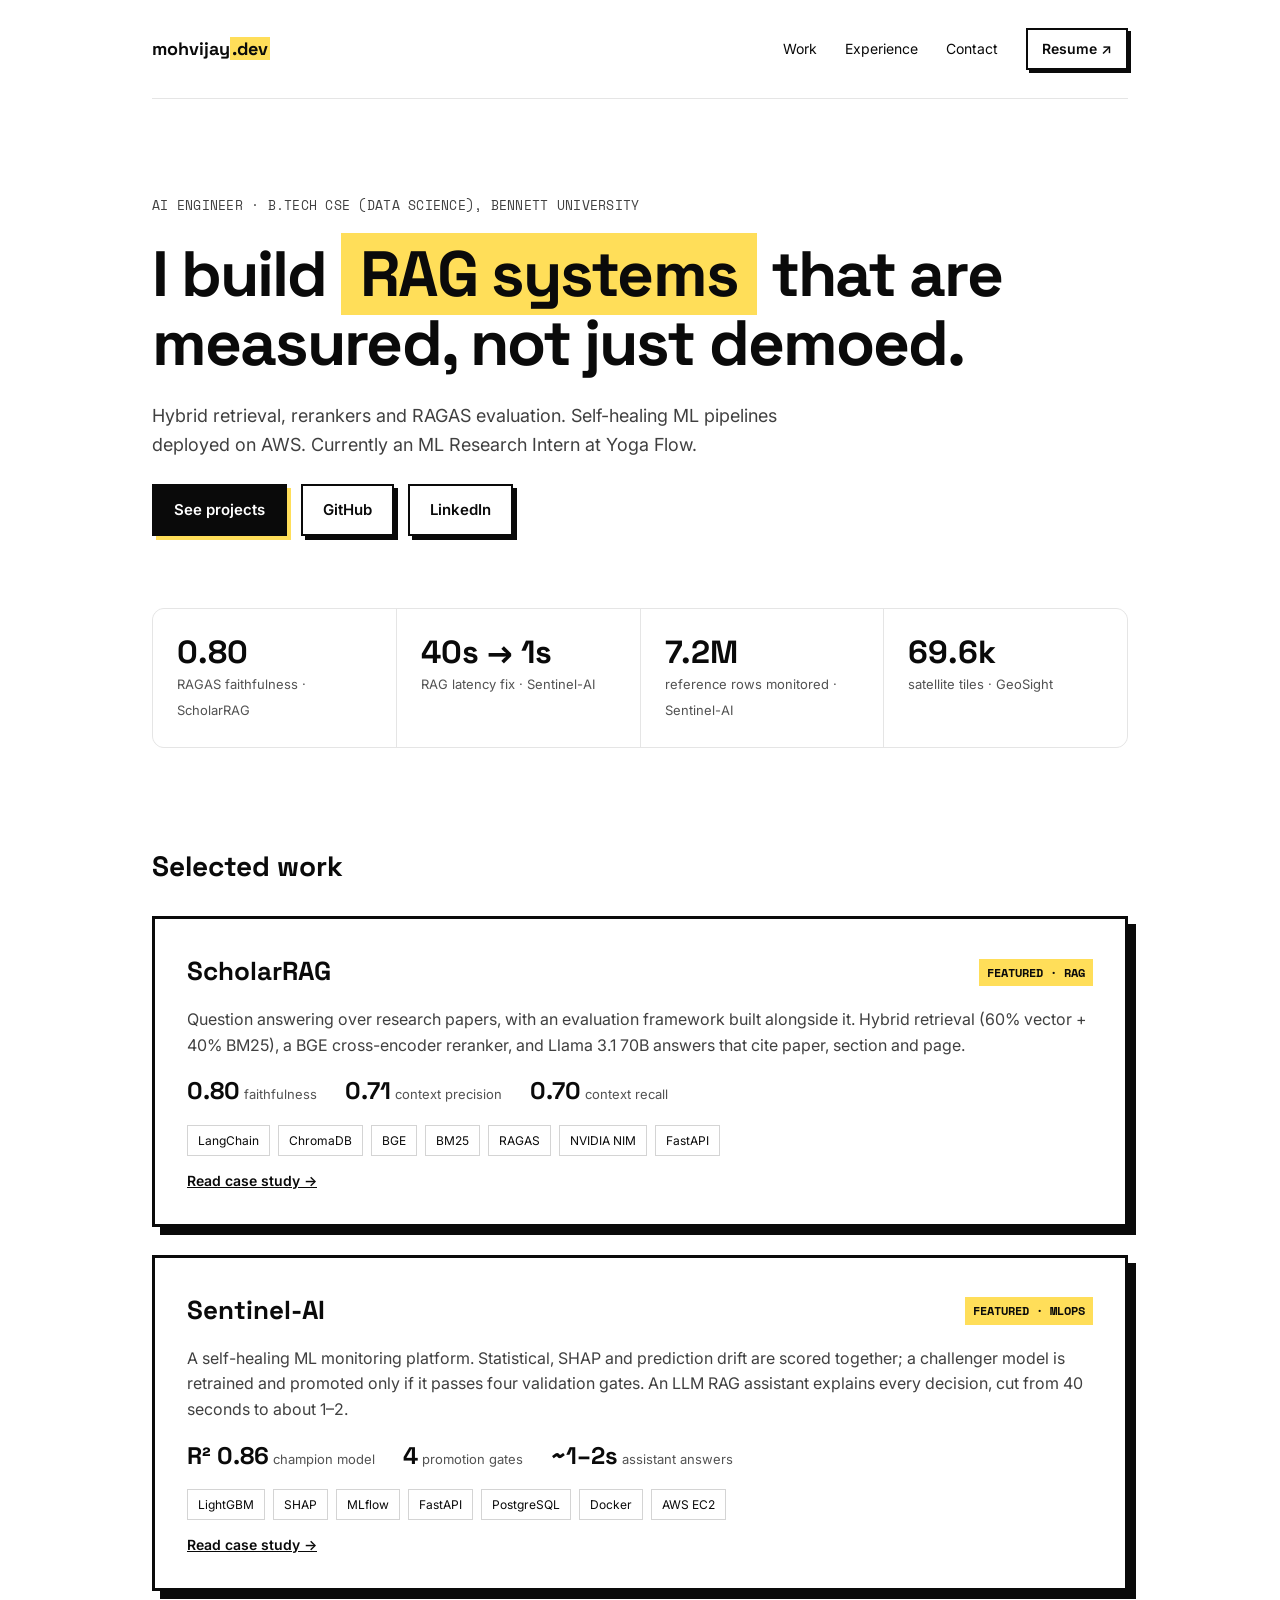
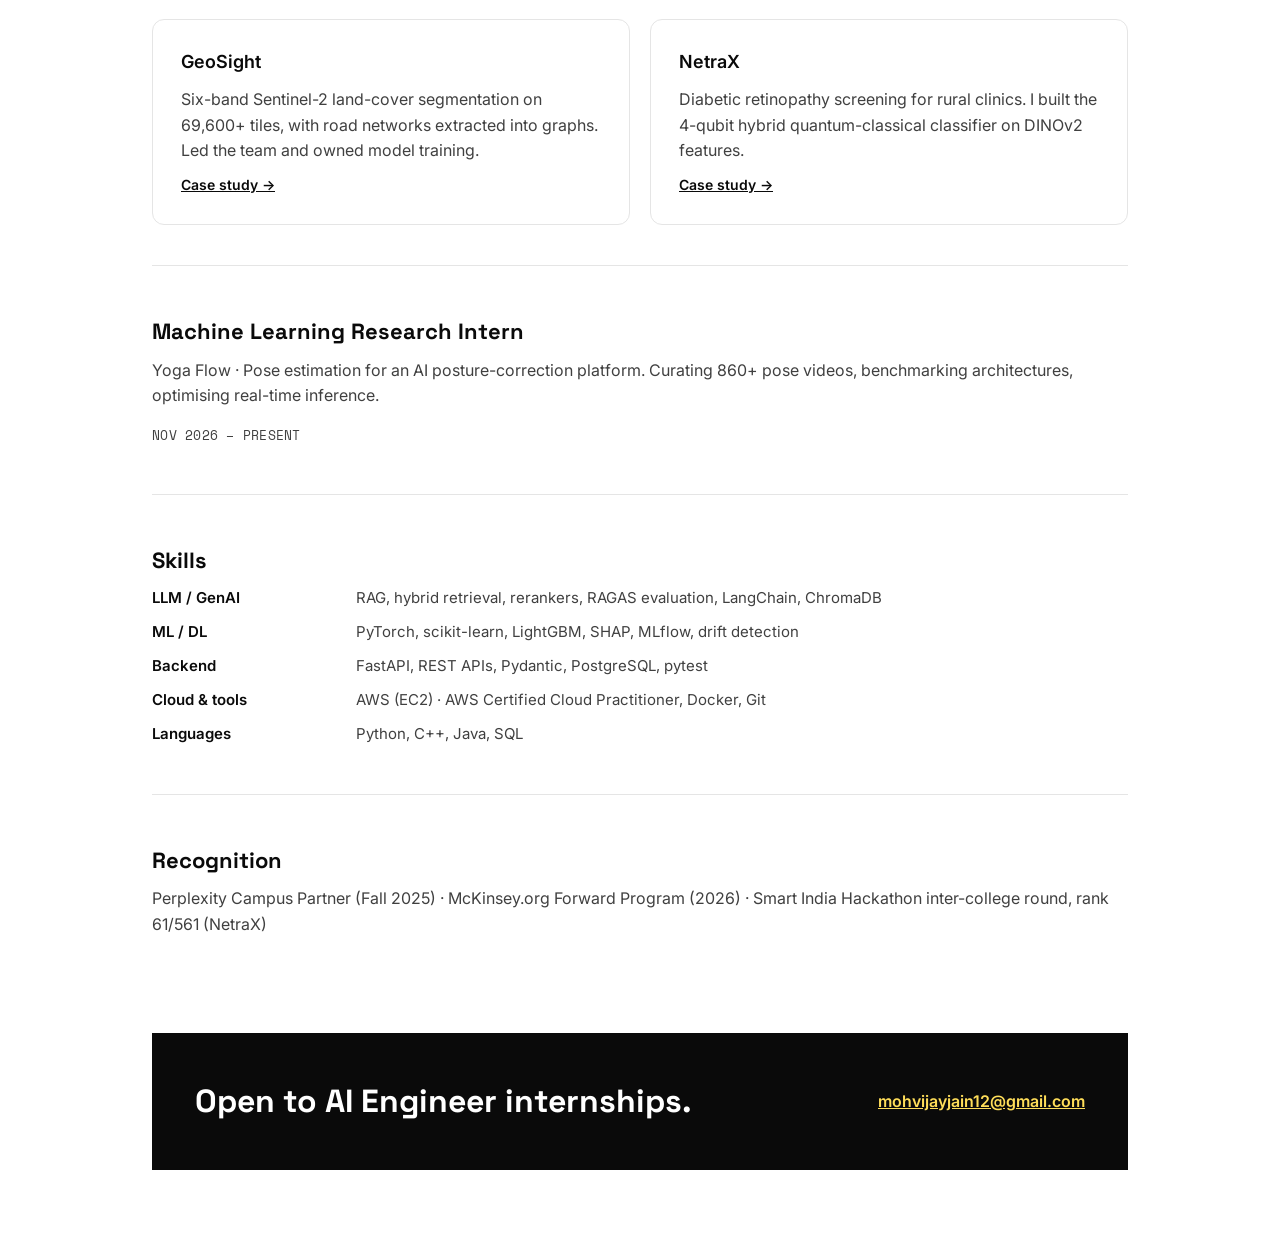
<file: index.html>
<!doctype html>
<html lang="en">
<head>
<meta charset="utf-8">
<meta name="viewport" content="width=device-width, initial-scale=1">
<title>Mohvijay Jain · AI Engineer</title>
<meta name="description" content="Mohvijay Jain — AI engineer building RAG systems, LLM evaluation and self-healing ML pipelines.">
<link rel="canonical" href="https://mohvijayjain.github.io/">
<meta property="og:type" content="website">
<meta property="og:site_name" content="Mohvijay Jain">
<meta property="og:title" content="Mohvijay Jain · AI Engineer">
<meta property="og:description" content="AI engineer building RAG systems, LLM evaluation and self-healing ML pipelines. Projects: ScholarRAG, Sentinel-AI, GeoSight, NetraX.">
<meta property="og:url" content="https://mohvijayjain.github.io/">
<meta property="og:image" content="https://mohvijayjain.github.io/assets/og-image.png">
<meta property="og:image:width" content="1200">
<meta property="og:image:height" content="627">
<meta property="og:image:alt" content="Mohvijay Jain, AI Engineer: ScholarRAG, Sentinel-AI, GeoSight, NetraX">
<meta name="twitter:card" content="summary_large_image">
<meta name="twitter:title" content="Mohvijay Jain · AI Engineer">
<meta name="twitter:description" content="AI engineer building RAG systems, LLM evaluation and self-healing ML pipelines. Projects: ScholarRAG, Sentinel-AI, GeoSight, NetraX.">
<meta name="twitter:image" content="https://mohvijayjain.github.io/assets/og-image.png">
<meta name="author" content="Mohvijay Jain">
<link rel="preconnect" href="https://fonts.googleapis.com">
<link rel="preconnect" href="https://fonts.gstatic.com" crossorigin>
<link href="https://fonts.googleapis.com/css2?family=Inter:wght@400;500;600&family=Space+Grotesk:wght@500;600;700&family=Space+Mono:wght@400;700&display=swap" rel="stylesheet">
<link rel="stylesheet" href="styles.css">
</head>
<body>
<div class="wrap">
  <nav class="nav" aria-label="Main">
    <a class="logo" href="index.html">mohvijay<span class="mark">.dev</span></a>
    <div class="nav-links">
      <a href="#work">Work</a>
      <a href="#experience">Experience</a>
      <a href="#contact">Contact</a>
      <a class="btn btn-sm" href="assets/Mohvijay_Jain_Resume.pdf" target="_blank" rel="noopener">Resume ↗</a>
    </div>
  </nav>

  <header class="hero">
    <span class="eyebrow">AI Engineer · B.Tech CSE (Data Science), Bennett University</span>
    <h1>I build <span class="mark">RAG systems</span> that are measured, not just demoed.</h1>
    <p class="lead">Hybrid retrieval, rerankers and RAGAS evaluation. Self-healing ML pipelines deployed on AWS. Currently an ML Research Intern at Yoga Flow.</p>
    <div class="actions">
      <a class="btn btn-dark" href="#work">See projects</a>
      <a class="btn" href="https://github.com/mohvijayjain" target="_blank" rel="noopener">GitHub</a>
      <a class="btn" href="https://www.linkedin.com/in/mohvijayjn/" target="_blank" rel="noopener">LinkedIn</a>
    </div>
  </header>

  <section class="stats" aria-label="Highlights">
    <div class="stat"><b>0.80</b><span>RAGAS faithfulness · ScholarRAG</span></div>
    <div class="stat"><b>40s → 1s</b><span>RAG latency fix · Sentinel-AI</span></div>
    <div class="stat"><b>7.2M</b><span>reference rows monitored · Sentinel-AI</span></div>
    <div class="stat"><b>69.6k</b><span>satellite tiles · GeoSight</span></div>
  </section>

  <section id="work" class="section">
    <h2>Selected work</h2>
    <div class="stack">
      <article class="card-feature">
        <div class="card-head"><h3>ScholarRAG</h3><span class="tag">FEATURED · RAG</span></div>
        <p>Question answering over research papers, with an evaluation framework built alongside it. Hybrid retrieval (60% vector + 40% BM25), a BGE cross-encoder reranker, and Llama 3.1 70B answers that cite paper, section and page.</p>
        <div class="metrics">
          <div><b>0.80</b> <span>faithfulness</span></div>
          <div><b>0.71</b> <span>context precision</span></div>
          <div><b>0.70</b> <span>context recall</span></div>
        </div>
        <ul class="chips"><li>LangChain</li><li>ChromaDB</li><li>BGE</li><li>BM25</li><li>RAGAS</li><li>NVIDIA NIM</li><li>FastAPI</li></ul>
        <a class="more" href="projects/scholarrag.html">Read case study →</a>
      </article>

      <article class="card-feature">
        <div class="card-head"><h3>Sentinel-AI</h3><span class="tag">FEATURED · MLOPS</span></div>
        <p>A self-healing ML monitoring platform. Statistical, SHAP and prediction drift are scored together; a challenger model is retrained and promoted only if it passes four validation gates. An LLM RAG assistant explains every decision, cut from 40 seconds to about 1–2.</p>
        <div class="metrics">
          <div><b>R² 0.86</b> <span>champion model</span></div>
          <div><b>4</b> <span>promotion gates</span></div>
          <div><b>~1–2s</b> <span>assistant answers</span></div>
        </div>
        <ul class="chips"><li>LightGBM</li><li>SHAP</li><li>MLflow</li><li>FastAPI</li><li>PostgreSQL</li><li>Docker</li><li>AWS EC2</li></ul>
        <a class="more" href="projects/sentinel-ai.html">Read case study →</a>
      </article>

      <div class="grid-2">
        <article class="card">
          <h3>GeoSight</h3>
          <p>Six-band Sentinel-2 land-cover segmentation on 69,600+ tiles, with road networks extracted into graphs. Led the team and owned model training.</p>
          <a class="more" href="projects/geosight.html">Case study →</a>
        </article>
        <article class="card">
          <h3>NetraX</h3>
          <p>Diabetic retinopathy screening for rural clinics. I built the 4-qubit hybrid quantum-classical classifier on DINOv2 features.</p>
          <a class="more" href="projects/netrax.html">Case study →</a>
        </article>
      </div>
    </div>
  </section>

  <section id="experience" class="row">
    <div>
      <h2>Machine Learning Research Intern</h2>
      <p>Yoga Flow · Pose estimation for an AI posture-correction platform. Curating 860+ pose videos, benchmarking architectures, optimising real-time inference.</p>
    </div>
    <span class="eyebrow">Nov 2026 – Present</span>
  </section>

  <section class="row" aria-labelledby="skills-h">
    <div style="width:100%">
      <h2 id="skills-h">Skills</h2>
      <dl class="skills">
        <dt>LLM / GenAI</dt><dd>RAG, hybrid retrieval, rerankers, RAGAS evaluation, LangChain, ChromaDB</dd>
        <dt>ML / DL</dt><dd>PyTorch, scikit-learn, LightGBM, SHAP, MLflow, drift detection</dd>
        <dt>Backend</dt><dd>FastAPI, REST APIs, Pydantic, PostgreSQL, pytest</dd>
        <dt>Cloud &amp; tools</dt><dd>AWS (EC2) · AWS Certified Cloud Practitioner, Docker, Git</dd>
        <dt>Languages</dt><dd>Python, C++, Java, SQL</dd>
      </dl>
    </div>
  </section>

  <section class="row" aria-labelledby="ach-h">
    <div style="width:100%">
      <h2 id="ach-h">Recognition</h2>
      <p>Perplexity Campus Partner (Fall 2025) · McKinsey.org Forward Program (2026) · Smart India Hackathon inter-college round, rank 61/561 (NetraX)</p>
    </div>
  </section>

  <footer id="contact" class="cta">
    <h2>Open to AI Engineer internships.</h2>
    <a href="mailto:mohvijayjain12@gmail.com">mohvijayjain12@gmail.com</a>
  </footer>
</div>
</body>
</html>
</file>
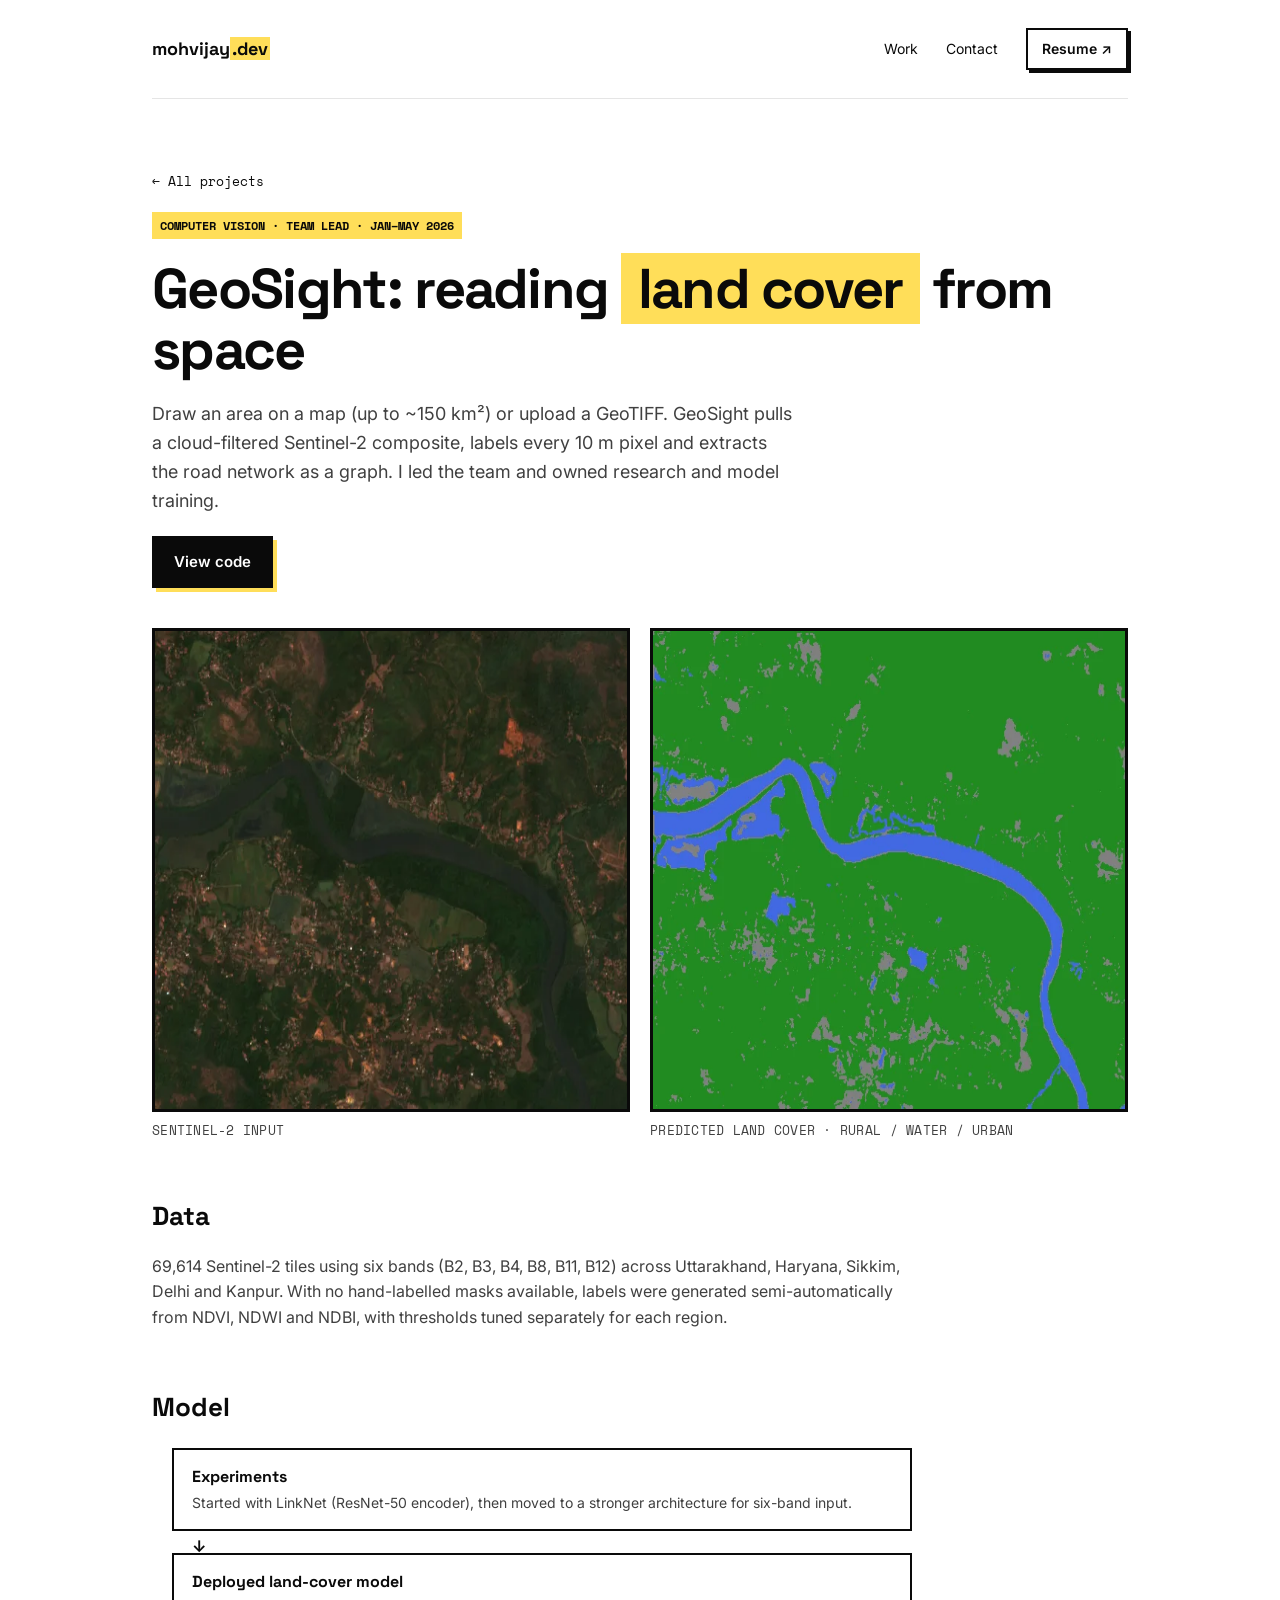
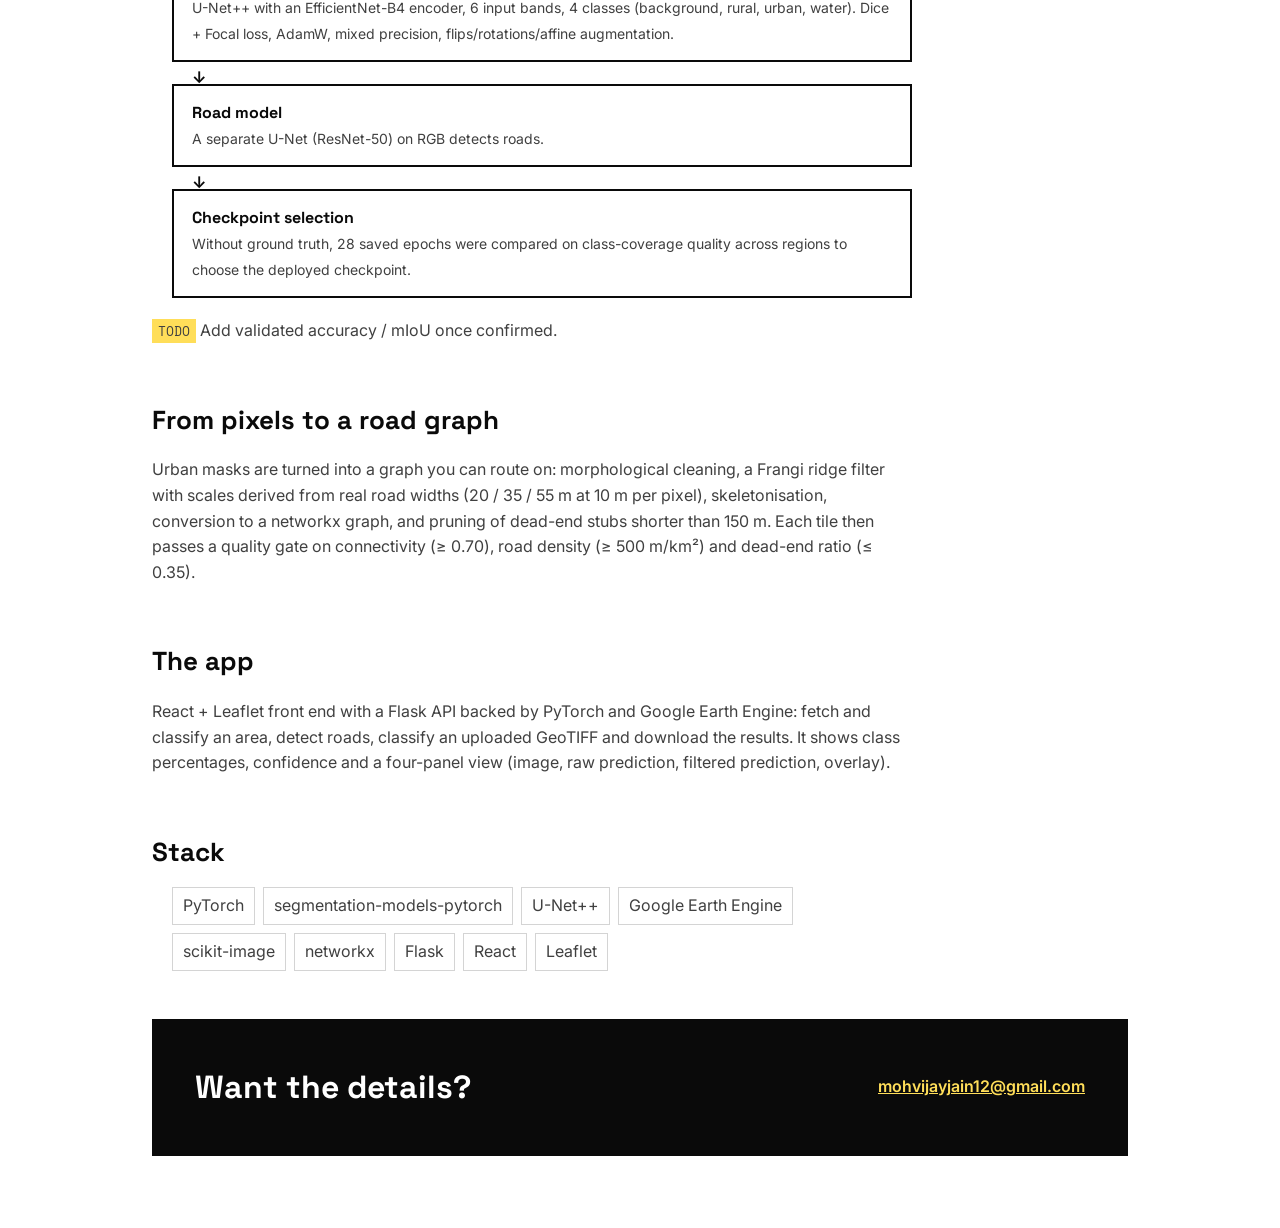
<file: projects/geosight.html>
<!doctype html>
<html lang="en">
<head>
<meta charset="utf-8">
<meta name="viewport" content="width=device-width, initial-scale=1">
<title>GeoSight · Mohvijay Jain</title>
<meta name="description" content="GeoSight: Sentinel-2 land-cover segmentation and road-network extraction.">
<link rel="canonical" href="https://mohvijayjain.github.io/projects/geosight.html">
<meta property="og:type" content="website">
<meta property="og:site_name" content="Mohvijay Jain">
<meta property="og:title" content="GeoSight · Mohvijay Jain">
<meta property="og:description" content="Sentinel-2 land-cover segmentation on 69,600+ tiles and road-network extraction.">
<meta property="og:url" content="https://mohvijayjain.github.io/projects/geosight.html">
<meta property="og:image" content="https://mohvijayjain.github.io/assets/og-image.png">
<meta property="og:image:width" content="1200">
<meta property="og:image:height" content="627">
<meta property="og:image:alt" content="Mohvijay Jain, AI Engineer: ScholarRAG, Sentinel-AI, GeoSight, NetraX">
<meta name="twitter:card" content="summary_large_image">
<meta name="twitter:title" content="GeoSight · Mohvijay Jain">
<meta name="twitter:description" content="Sentinel-2 land-cover segmentation on 69,600+ tiles and road-network extraction.">
<meta name="twitter:image" content="https://mohvijayjain.github.io/assets/og-image.png">
<meta name="author" content="Mohvijay Jain">
<link rel="preconnect" href="https://fonts.googleapis.com">
<link rel="preconnect" href="https://fonts.gstatic.com" crossorigin>
<link href="https://fonts.googleapis.com/css2?family=Inter:wght@400;500;600&family=Space+Grotesk:wght@500;600;700&family=Space+Mono:wght@400;700&display=swap" rel="stylesheet">
<link rel="stylesheet" href="../styles.css">
</head>
<body>
<div class="wrap">
  <nav class="nav" aria-label="Main">
    <a class="logo" href="../index.html">mohvijay<span class="mark">.dev</span></a>
    <div class="nav-links">
      <a href="../index.html#work">Work</a>
      <a href="../index.html#contact">Contact</a>
      <a class="btn btn-sm" href="../assets/Mohvijay_Jain_Resume.pdf" target="_blank" rel="noopener">Resume ↗</a>
    </div>
  </nav>

  <header class="case-hero">
    <a class="back" href="../index.html#work">← All projects</a>
    <span class="tag" style="align-self:flex-start">COMPUTER VISION · TEAM LEAD · JAN–MAY 2026</span>
    <h1>GeoSight: reading <span class="mark">land cover</span> from space</h1>
    <p class="lead">Draw an area on a map (up to ~150 km²) or upload a GeoTIFF. GeoSight pulls a cloud-filtered Sentinel-2 composite, labels every 10 m pixel and extracts the road network as a graph. I led the team and owned research and model training.</p>
    <div class="actions">
      <a class="btn btn-dark" href="https://github.com/mohvijayjain/GeoSight" target="_blank" rel="noopener">View code</a>
    </div>
  </header>

  <section class="grid-2" aria-label="Example output">
    <figure style="margin:0"><img src="../assets/geosight-satellite.webp" alt="Sentinel-2 satellite image of a river winding through farmland and villages" width="637" height="484" loading="lazy" style="border:3px solid #0a0a0a"><figcaption class="eyebrow" style="padding-top:8px">Sentinel-2 input</figcaption></figure>
    <figure style="margin:0"><img src="../assets/geosight-landcover.webp" alt="The same area segmented: green rural land, blue water and grey urban patches" width="637" height="484" loading="lazy" style="border:3px solid #0a0a0a"><figcaption class="eyebrow" style="padding-top:8px">Predicted land cover · rural / water / urban</figcaption></figure>
  </section>

  <article class="prose">
    <h2>Data</h2>
    <p>69,614 Sentinel-2 tiles using six bands (B2, B3, B4, B8, B11, B12) across Uttarakhand, Haryana, Sikkim, Delhi and Kanpur. With no hand-labelled masks available, labels were generated semi-automatically from NDVI, NDWI and NDBI, with thresholds tuned separately for each region.</p>

    <h2>Model</h2>
    <ol class="pipeline">
      <li><b>Experiments</b><span>Started with LinkNet (ResNet-50 encoder), then moved to a stronger architecture for six-band input.</span></li>
      <li><b>Deployed land-cover model</b><span>U-Net++ with an EfficientNet-B4 encoder, 6 input bands, 4 classes (background, rural, urban, water). Dice + Focal loss, AdamW, mixed precision, flips/rotations/affine augmentation.</span></li>
      <li><b>Road model</b><span>A separate U-Net (ResNet-50) on RGB detects roads.</span></li>
      <li><b>Checkpoint selection</b><span>Without ground truth, 28 saved epochs were compared on class-coverage quality across regions to choose the deployed checkpoint.</span></li>
    </ol>
    <p><span class="todo">TODO</span> Add validated accuracy / mIoU once confirmed.</p>

    <h2>From pixels to a road graph</h2>
    <p>Urban masks are turned into a graph you can route on: morphological cleaning, a Frangi ridge filter with scales derived from real road widths (20 / 35 / 55 m at 10 m per pixel), skeletonisation, conversion to a networkx graph, and pruning of dead-end stubs shorter than 150 m. Each tile then passes a quality gate on connectivity (≥ 0.70), road density (≥ 500 m/km²) and dead-end ratio (≤ 0.35).</p>

    <h2>The app</h2>
    <p>React + Leaflet front end with a Flask API backed by PyTorch and Google Earth Engine: fetch and classify an area, detect roads, classify an uploaded GeoTIFF and download the results. It shows class percentages, confidence and a four-panel view (image, raw prediction, filtered prediction, overlay).</p>

    <h2>Stack</h2>
    <ul class="chips"><li>PyTorch</li><li>segmentation-models-pytorch</li><li>U-Net++</li><li>Google Earth Engine</li><li>scikit-image</li><li>networkx</li><li>Flask</li><li>React</li><li>Leaflet</li></ul>
  </article>

  <footer class="cta">
    <h2>Want the details?</h2>
    <a href="mailto:mohvijayjain12@gmail.com">mohvijayjain12@gmail.com</a>
  </footer>
</div>
</body>
</html>
</file>
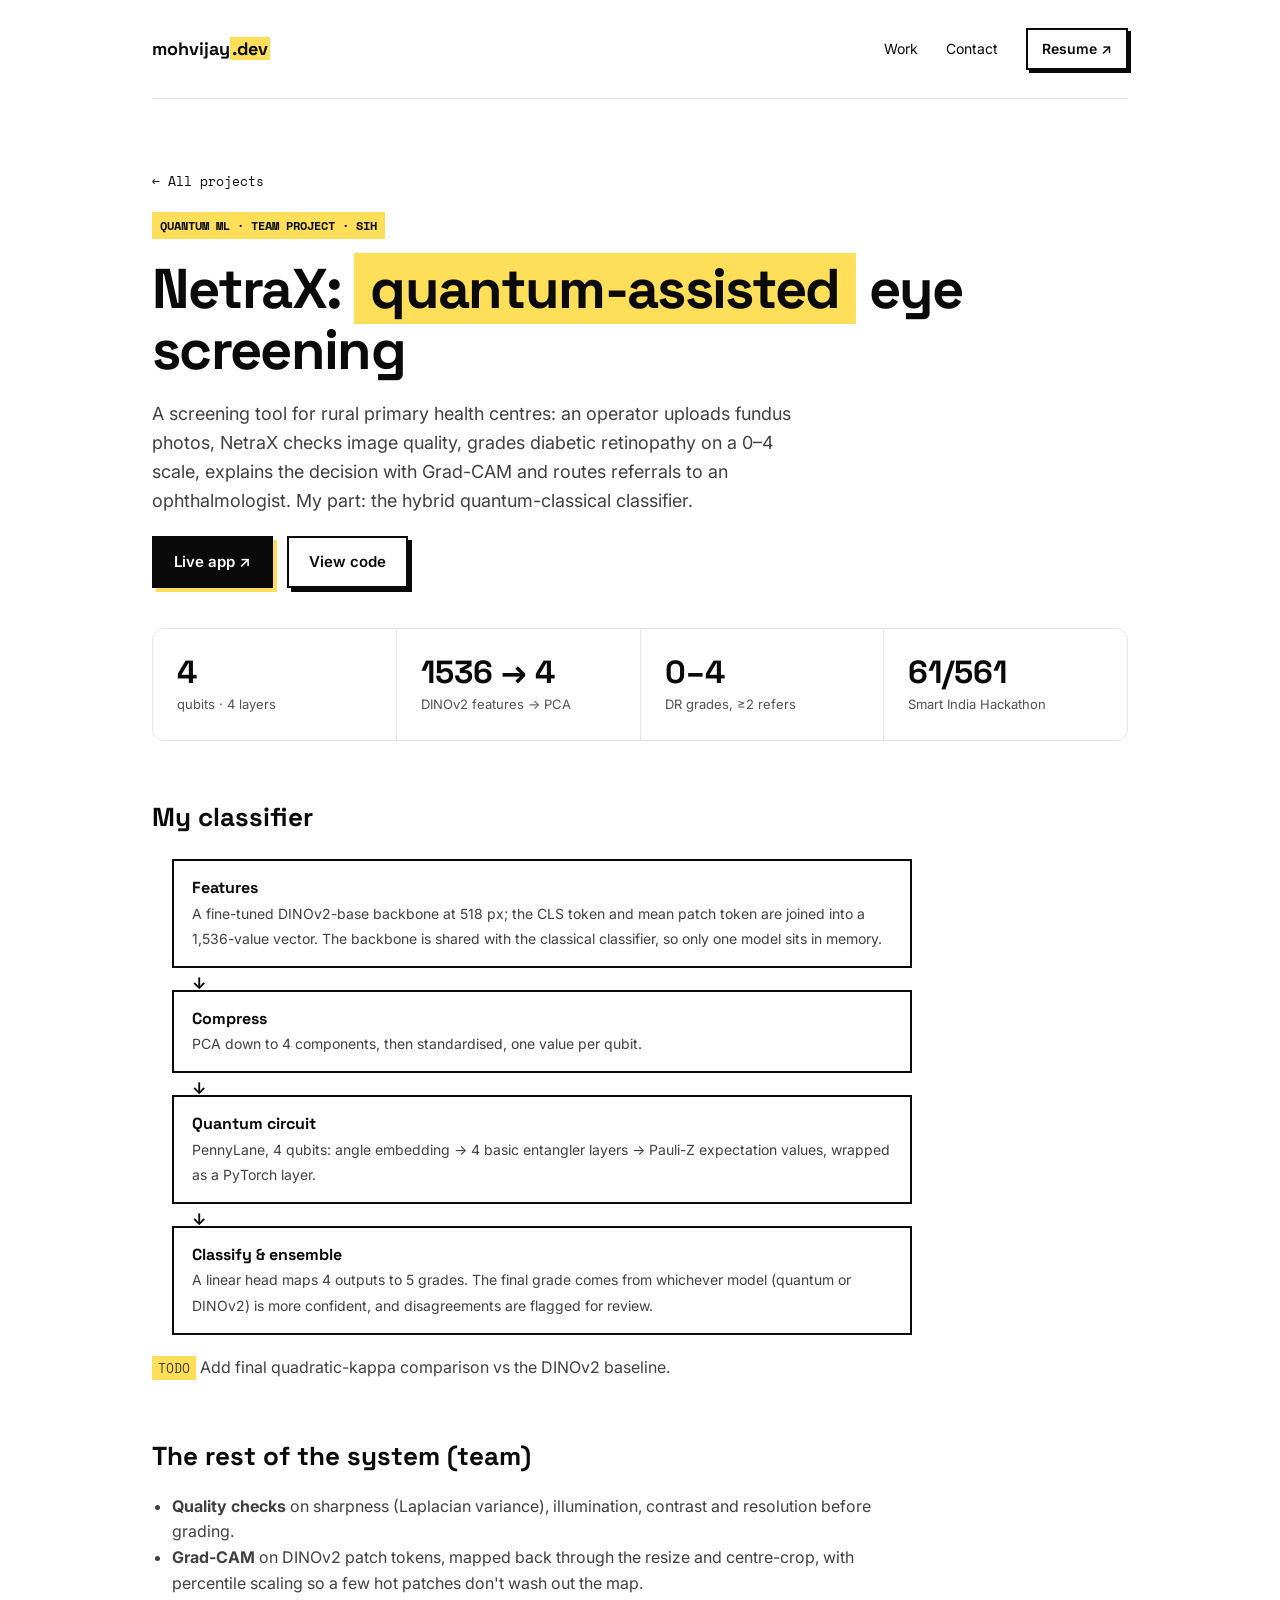
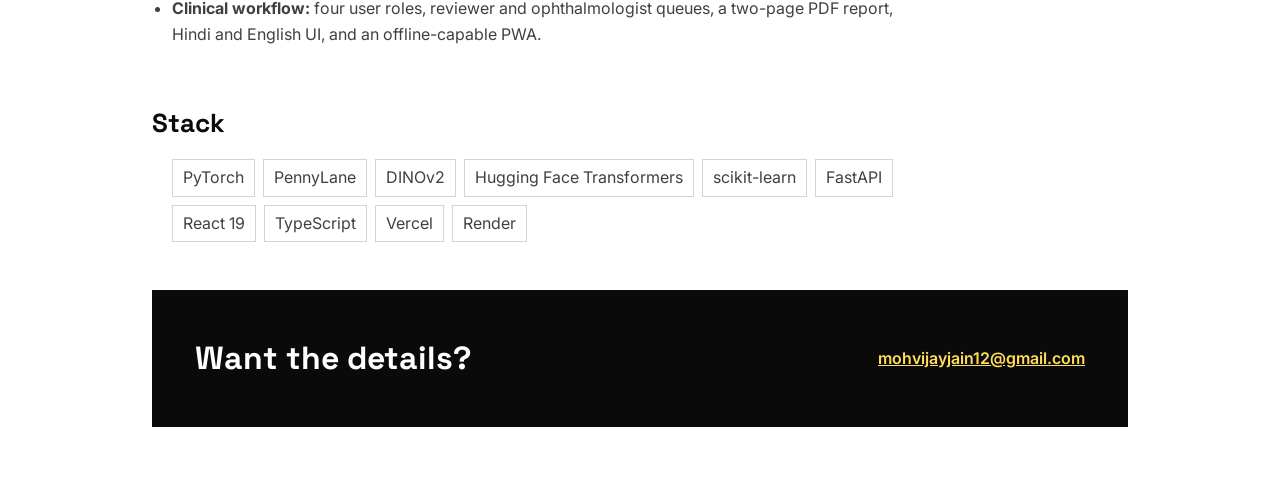
<file: projects/netrax.html>
<!doctype html>
<html lang="en">
<head>
<meta charset="utf-8">
<meta name="viewport" content="width=device-width, initial-scale=1">
<title>NetraX · Mohvijay Jain</title>
<meta name="description" content="NetraX: diabetic retinopathy screening with a hybrid quantum-classical classifier and Grad-CAM explanations.">
<link rel="canonical" href="https://mohvijayjain.github.io/projects/netrax.html">
<meta property="og:type" content="website">
<meta property="og:site_name" content="Mohvijay Jain">
<meta property="og:title" content="NetraX · Mohvijay Jain">
<meta property="og:description" content="Diabetic retinopathy screening with a hybrid quantum-classical classifier and Grad-CAM explanations.">
<meta property="og:url" content="https://mohvijayjain.github.io/projects/netrax.html">
<meta property="og:image" content="https://mohvijayjain.github.io/assets/og-image.png">
<meta property="og:image:width" content="1200">
<meta property="og:image:height" content="627">
<meta property="og:image:alt" content="Mohvijay Jain, AI Engineer: ScholarRAG, Sentinel-AI, GeoSight, NetraX">
<meta name="twitter:card" content="summary_large_image">
<meta name="twitter:title" content="NetraX · Mohvijay Jain">
<meta name="twitter:description" content="Diabetic retinopathy screening with a hybrid quantum-classical classifier and Grad-CAM explanations.">
<meta name="twitter:image" content="https://mohvijayjain.github.io/assets/og-image.png">
<meta name="author" content="Mohvijay Jain">
<link rel="preconnect" href="https://fonts.googleapis.com">
<link rel="preconnect" href="https://fonts.gstatic.com" crossorigin>
<link href="https://fonts.googleapis.com/css2?family=Inter:wght@400;500;600&family=Space+Grotesk:wght@500;600;700&family=Space+Mono:wght@400;700&display=swap" rel="stylesheet">
<link rel="stylesheet" href="../styles.css">
</head>
<body>
<div class="wrap">
  <nav class="nav" aria-label="Main">
    <a class="logo" href="../index.html">mohvijay<span class="mark">.dev</span></a>
    <div class="nav-links">
      <a href="../index.html#work">Work</a>
      <a href="../index.html#contact">Contact</a>
      <a class="btn btn-sm" href="../assets/Mohvijay_Jain_Resume.pdf" target="_blank" rel="noopener">Resume ↗</a>
    </div>
  </nav>

  <header class="case-hero">
    <a class="back" href="../index.html#work">← All projects</a>
    <span class="tag" style="align-self:flex-start">QUANTUM ML · TEAM PROJECT · SIH</span>
    <h1>NetraX: <span class="mark">quantum-assisted</span> eye screening</h1>
    <p class="lead">A screening tool for rural primary health centres: an operator uploads fundus photos, NetraX checks image quality, grades diabetic retinopathy on a 0–4 scale, explains the decision with Grad-CAM and routes referrals to an ophthalmologist. My part: the hybrid quantum-classical classifier.</p>
    <div class="actions">
      <a class="btn btn-dark" href="https://netrax-indol.vercel.app" target="_blank" rel="noopener">Live app ↗</a>
      <a class="btn" href="https://github.com/mohvijayjain/NetraX" target="_blank" rel="noopener">View code</a>
    </div>
  </header>

  <section class="stats" aria-label="Highlights">
    <div class="stat"><b>4</b><span>qubits · 4 layers</span></div>
    <div class="stat"><b>1536 → 4</b><span>DINOv2 features → PCA</span></div>
    <div class="stat"><b>0–4</b><span>DR grades, ≥2 refers</span></div>
    <div class="stat"><b>61/561</b><span>Smart India Hackathon</span></div>
  </section>

  <article class="prose">
    <h2>My classifier</h2>
    <ol class="pipeline">
      <li><b>Features</b><span>A fine-tuned DINOv2-base backbone at 518 px; the CLS token and mean patch token are joined into a 1,536-value vector. The backbone is shared with the classical classifier, so only one model sits in memory.</span></li>
      <li><b>Compress</b><span>PCA down to 4 components, then standardised, one value per qubit.</span></li>
      <li><b>Quantum circuit</b><span>PennyLane, 4 qubits: angle embedding → 4 basic entangler layers → Pauli-Z expectation values, wrapped as a PyTorch layer.</span></li>
      <li><b>Classify &amp; ensemble</b><span>A linear head maps 4 outputs to 5 grades. The final grade comes from whichever model (quantum or DINOv2) is more confident, and disagreements are flagged for review.</span></li>
    </ol>
    <p><span class="todo">TODO</span> Add final quadratic-kappa comparison vs the DINOv2 baseline.</p>

    <h2>The rest of the system (team)</h2>
    <ul>
      <li><b>Quality checks</b> on sharpness (Laplacian variance), illumination, contrast and resolution before grading.</li>
      <li><b>Grad-CAM</b> on DINOv2 patch tokens, mapped back through the resize and centre-crop, with percentile scaling so a few hot patches don't wash out the map.</li>
      <li><b>Clinical workflow:</b> four user roles, reviewer and ophthalmologist queues, a two-page PDF report, Hindi and English UI, and an offline-capable PWA.</li>
    </ul>

    <h2>Stack</h2>
    <ul class="chips"><li>PyTorch</li><li>PennyLane</li><li>DINOv2</li><li>Hugging Face Transformers</li><li>scikit-learn</li><li>FastAPI</li><li>React 19</li><li>TypeScript</li><li>Vercel</li><li>Render</li></ul>
  </article>

  <footer class="cta">
    <h2>Want the details?</h2>
    <a href="mailto:mohvijayjain12@gmail.com">mohvijayjain12@gmail.com</a>
  </footer>
</div>
</body>
</html>
</file>
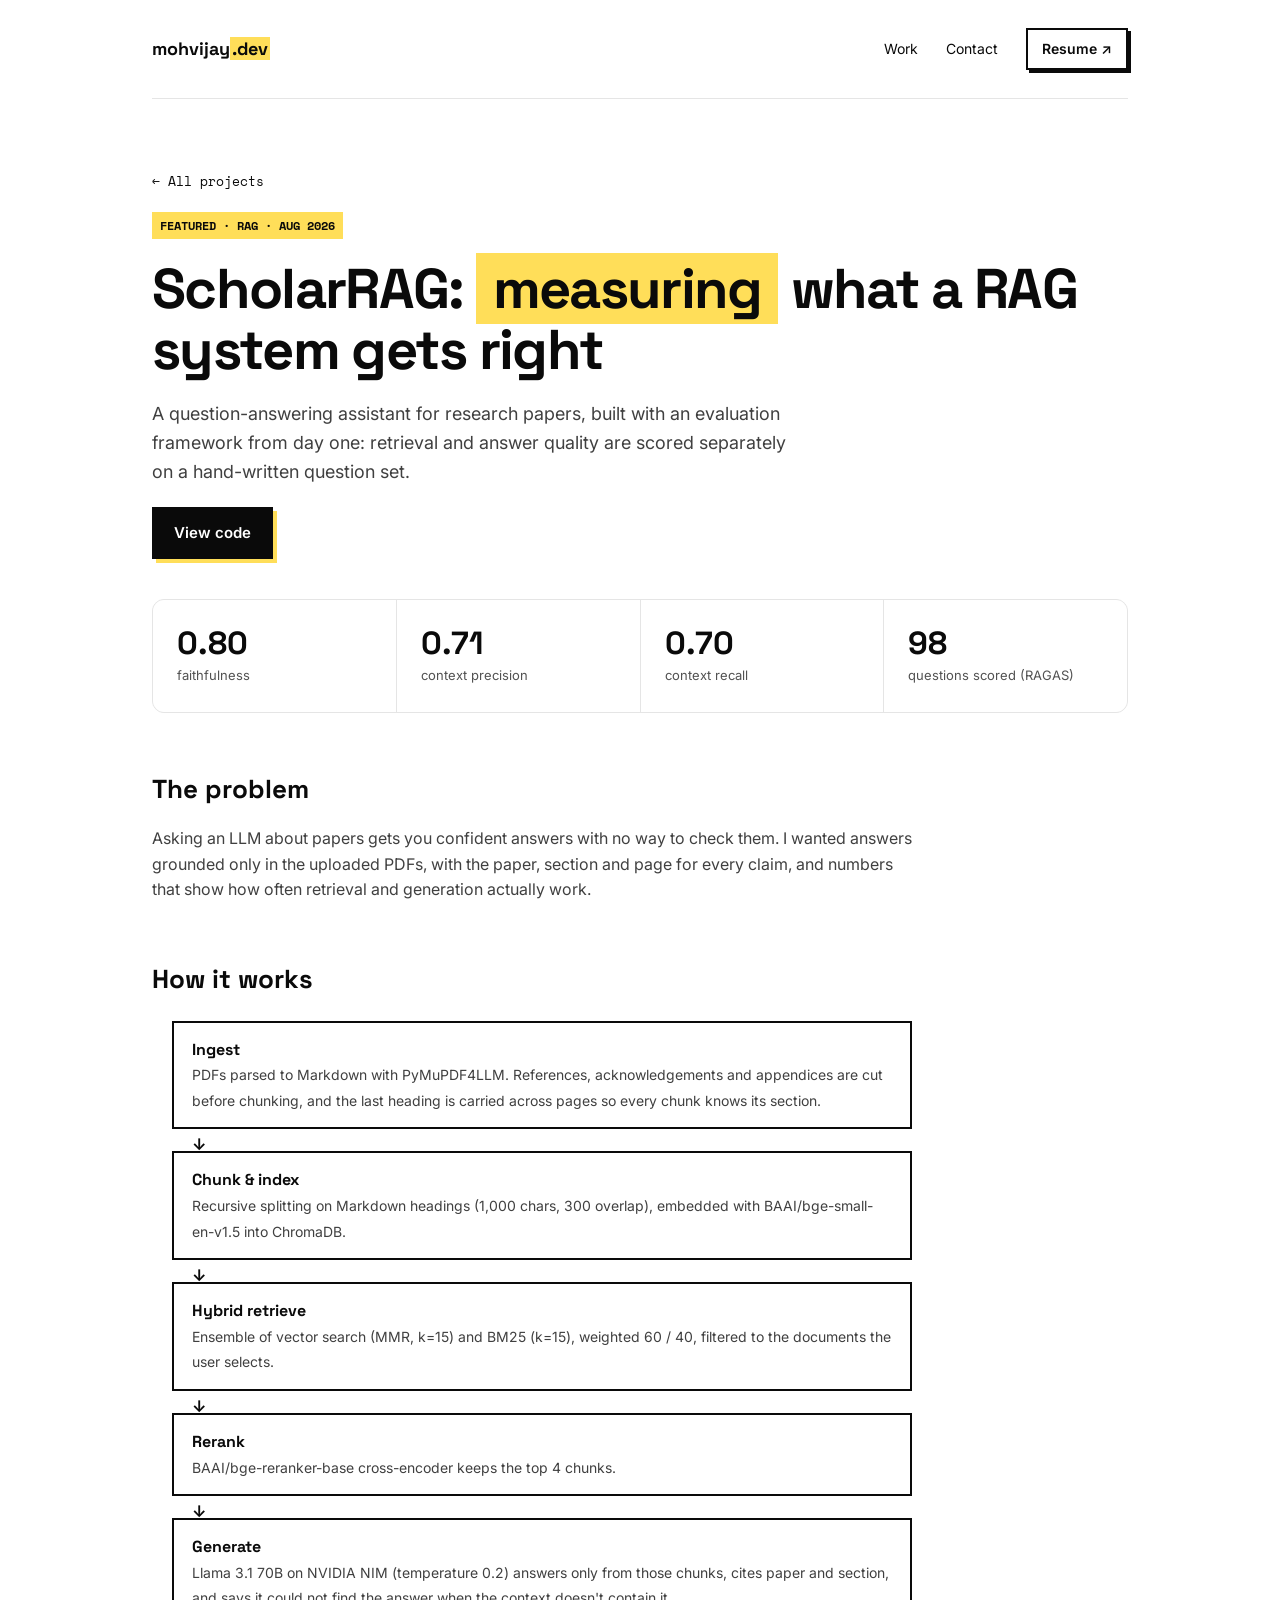
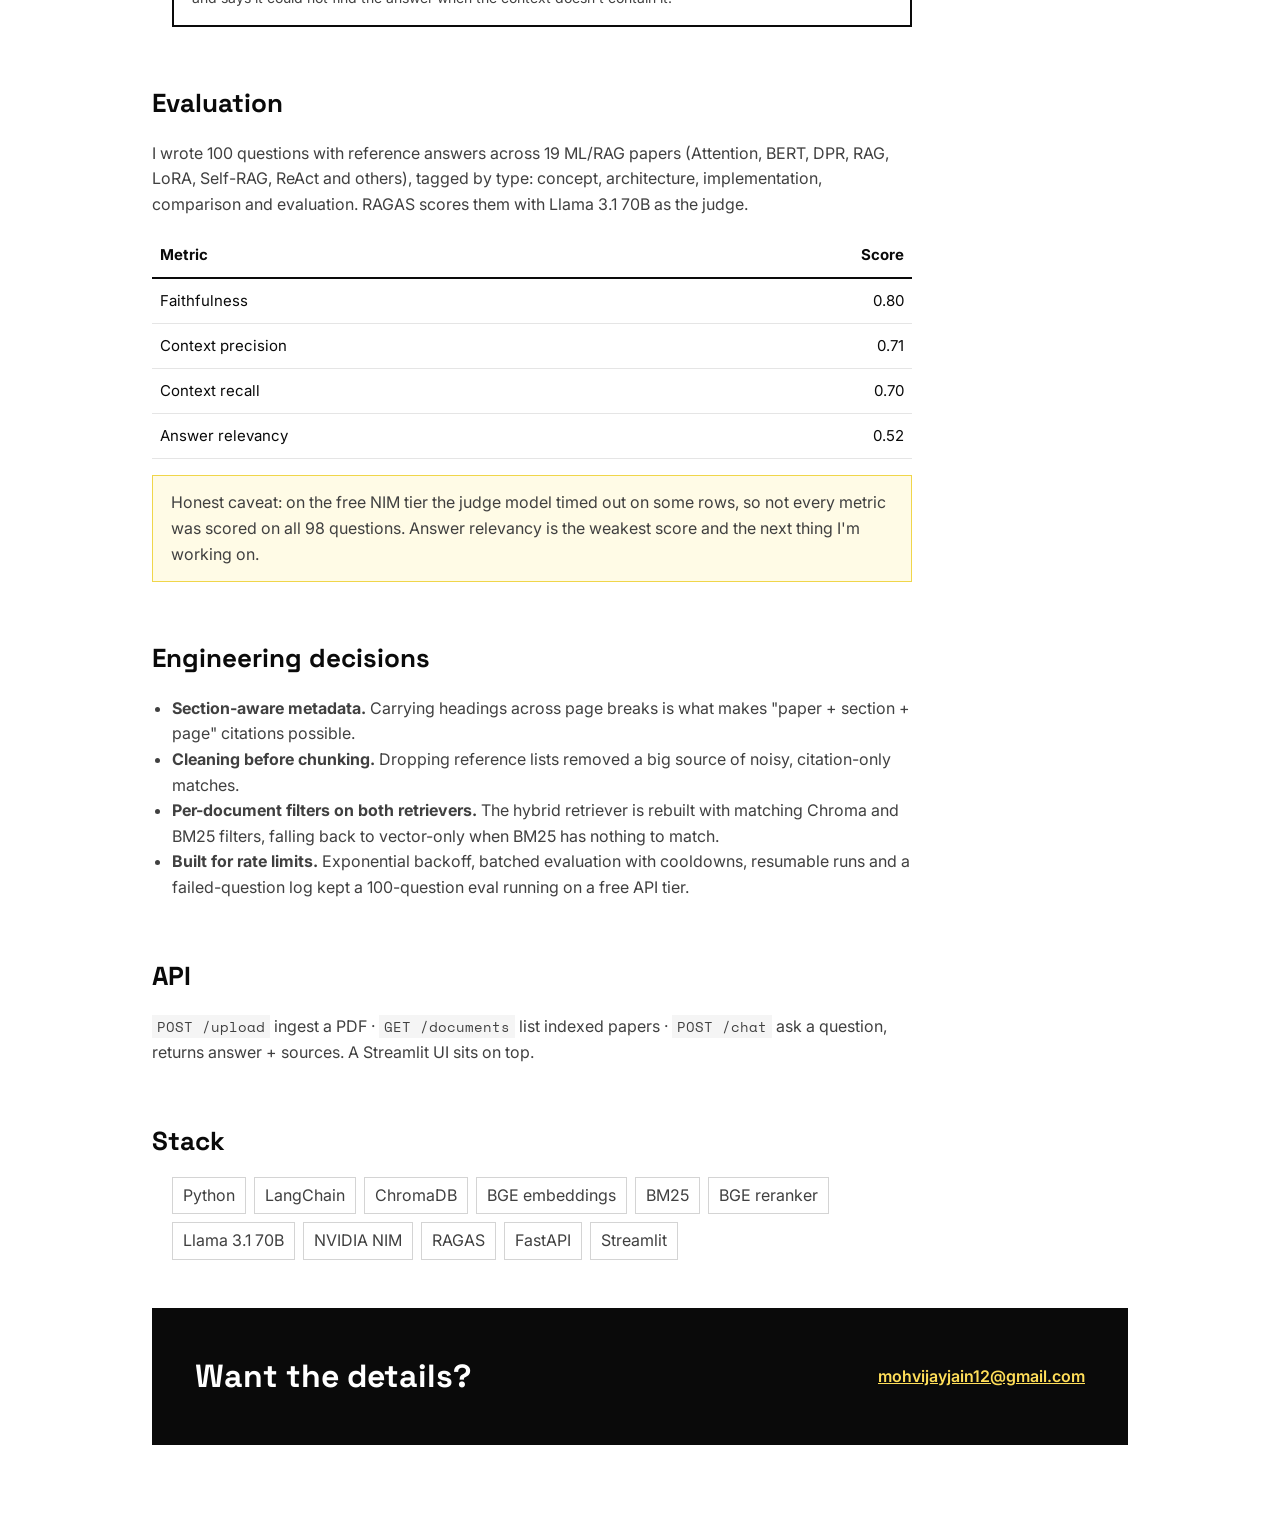
<file: projects/scholarrag.html>
<!doctype html>
<html lang="en">
<head>
<meta charset="utf-8">
<meta name="viewport" content="width=device-width, initial-scale=1">
<title>ScholarRAG · Mohvijay Jain</title>
<meta name="description" content="ScholarRAG: a RAG system over research papers with hybrid retrieval, reranking and RAGAS evaluation.">
<link rel="canonical" href="https://mohvijayjain.github.io/projects/scholarrag.html">
<meta property="og:type" content="website">
<meta property="og:site_name" content="Mohvijay Jain">
<meta property="og:title" content="ScholarRAG · Mohvijay Jain">
<meta property="og:description" content="A RAG system over research papers with hybrid retrieval, reranking and RAGAS evaluation (0.80 faithfulness).">
<meta property="og:url" content="https://mohvijayjain.github.io/projects/scholarrag.html">
<meta property="og:image" content="https://mohvijayjain.github.io/assets/og-image.png">
<meta property="og:image:width" content="1200">
<meta property="og:image:height" content="627">
<meta property="og:image:alt" content="Mohvijay Jain, AI Engineer: ScholarRAG, Sentinel-AI, GeoSight, NetraX">
<meta name="twitter:card" content="summary_large_image">
<meta name="twitter:title" content="ScholarRAG · Mohvijay Jain">
<meta name="twitter:description" content="A RAG system over research papers with hybrid retrieval, reranking and RAGAS evaluation (0.80 faithfulness).">
<meta name="twitter:image" content="https://mohvijayjain.github.io/assets/og-image.png">
<meta name="author" content="Mohvijay Jain">
<link rel="preconnect" href="https://fonts.googleapis.com">
<link rel="preconnect" href="https://fonts.gstatic.com" crossorigin>
<link href="https://fonts.googleapis.com/css2?family=Inter:wght@400;500;600&family=Space+Grotesk:wght@500;600;700&family=Space+Mono:wght@400;700&display=swap" rel="stylesheet">
<link rel="stylesheet" href="../styles.css">
</head>
<body>
<div class="wrap">
  <nav class="nav" aria-label="Main">
    <a class="logo" href="../index.html">mohvijay<span class="mark">.dev</span></a>
    <div class="nav-links">
      <a href="../index.html#work">Work</a>
      <a href="../index.html#contact">Contact</a>
      <a class="btn btn-sm" href="../assets/Mohvijay_Jain_Resume.pdf" target="_blank" rel="noopener">Resume ↗</a>
    </div>
  </nav>

  <header class="case-hero">
    <a class="back" href="../index.html#work">← All projects</a>
    <span class="tag" style="align-self:flex-start">FEATURED · RAG · AUG 2026</span>
    <h1>ScholarRAG: <span class="mark">measuring</span> what a RAG system gets right</h1>
    <p class="lead">A question-answering assistant for research papers, built with an evaluation framework from day one: retrieval and answer quality are scored separately on a hand-written question set.</p>
    <div class="actions">
      <a class="btn btn-dark" href="https://github.com/mohvijayjain/ScholarRAG" target="_blank" rel="noopener">View code</a>
    </div>
  </header>

  <section class="stats" aria-label="Results">
    <div class="stat"><b>0.80</b><span>faithfulness</span></div>
    <div class="stat"><b>0.71</b><span>context precision</span></div>
    <div class="stat"><b>0.70</b><span>context recall</span></div>
    <div class="stat"><b>98</b><span>questions scored (RAGAS)</span></div>
  </section>

  <article class="prose">
    <h2>The problem</h2>
    <p>Asking an LLM about papers gets you confident answers with no way to check them. I wanted answers grounded only in the uploaded PDFs, with the paper, section and page for every claim, and numbers that show how often retrieval and generation actually work.</p>

    <h2>How it works</h2>
    <ol class="pipeline">
      <li><b>Ingest</b><span>PDFs parsed to Markdown with PyMuPDF4LLM. References, acknowledgements and appendices are cut before chunking, and the last heading is carried across pages so every chunk knows its section.</span></li>
      <li><b>Chunk &amp; index</b><span>Recursive splitting on Markdown headings (1,000 chars, 300 overlap), embedded with BAAI/bge-small-en-v1.5 into ChromaDB.</span></li>
      <li><b>Hybrid retrieve</b><span>Ensemble of vector search (MMR, k=15) and BM25 (k=15), weighted 60 / 40, filtered to the documents the user selects.</span></li>
      <li><b>Rerank</b><span>BAAI/bge-reranker-base cross-encoder keeps the top 4 chunks.</span></li>
      <li><b>Generate</b><span>Llama 3.1 70B on NVIDIA NIM (temperature 0.2) answers only from those chunks, cites paper and section, and says it could not find the answer when the context doesn't contain it.</span></li>
    </ol>

    <h2>Evaluation</h2>
    <p>I wrote 100 questions with reference answers across 19 ML/RAG papers (Attention, BERT, DPR, RAG, LoRA, Self-RAG, ReAct and others), tagged by type: concept, architecture, implementation, comparison and evaluation. RAGAS scores them with Llama 3.1 70B as the judge.</p>
    <table class="results">
      <thead><tr><th>Metric</th><th>Score</th></tr></thead>
      <tbody>
        <tr><td>Faithfulness</td><td>0.80</td></tr>
        <tr><td>Context precision</td><td>0.71</td></tr>
        <tr><td>Context recall</td><td>0.70</td></tr>
        <tr><td>Answer relevancy</td><td>0.52</td></tr>
      </tbody>
    </table>
    <p class="note">Honest caveat: on the free NIM tier the judge model timed out on some rows, so not every metric was scored on all 98 questions. Answer relevancy is the weakest score and the next thing I'm working on.</p>

    <h2>Engineering decisions</h2>
    <ul>
      <li><b>Section-aware metadata.</b> Carrying headings across page breaks is what makes "paper + section + page" citations possible.</li>
      <li><b>Cleaning before chunking.</b> Dropping reference lists removed a big source of noisy, citation-only matches.</li>
      <li><b>Per-document filters on both retrievers.</b> The hybrid retriever is rebuilt with matching Chroma and BM25 filters, falling back to vector-only when BM25 has nothing to match.</li>
      <li><b>Built for rate limits.</b> Exponential backoff, batched evaluation with cooldowns, resumable runs and a failed-question log kept a 100-question eval running on a free API tier.</li>
    </ul>

    <h2>API</h2>
    <p><code>POST /upload</code> ingest a PDF · <code>GET /documents</code> list indexed papers · <code>POST /chat</code> ask a question, returns answer + sources. A Streamlit UI sits on top.</p>

    <h2>Stack</h2>
    <ul class="chips"><li>Python</li><li>LangChain</li><li>ChromaDB</li><li>BGE embeddings</li><li>BM25</li><li>BGE reranker</li><li>Llama 3.1 70B</li><li>NVIDIA NIM</li><li>RAGAS</li><li>FastAPI</li><li>Streamlit</li></ul>
  </article>

  <footer class="cta">
    <h2>Want the details?</h2>
    <a href="mailto:mohvijayjain12@gmail.com">mohvijayjain12@gmail.com</a>
  </footer>
</div>
</body>
</html>
</file>
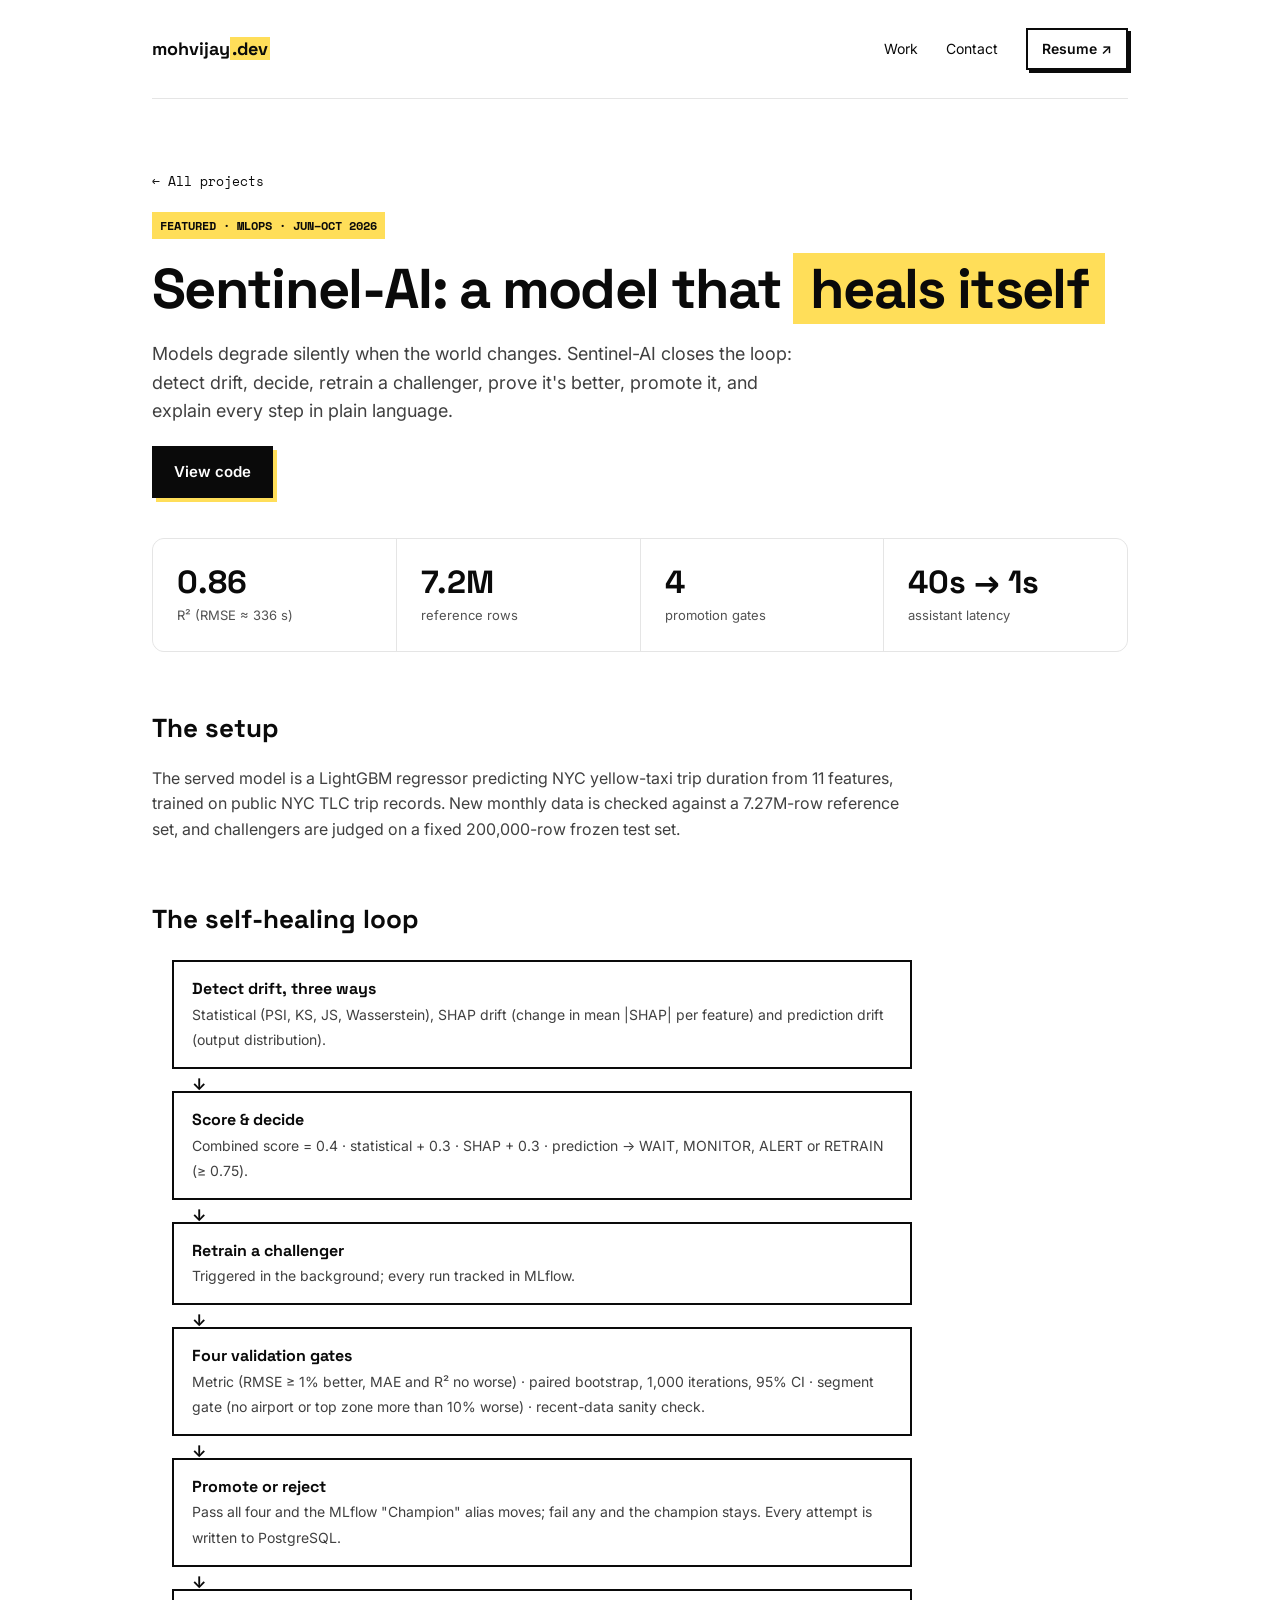
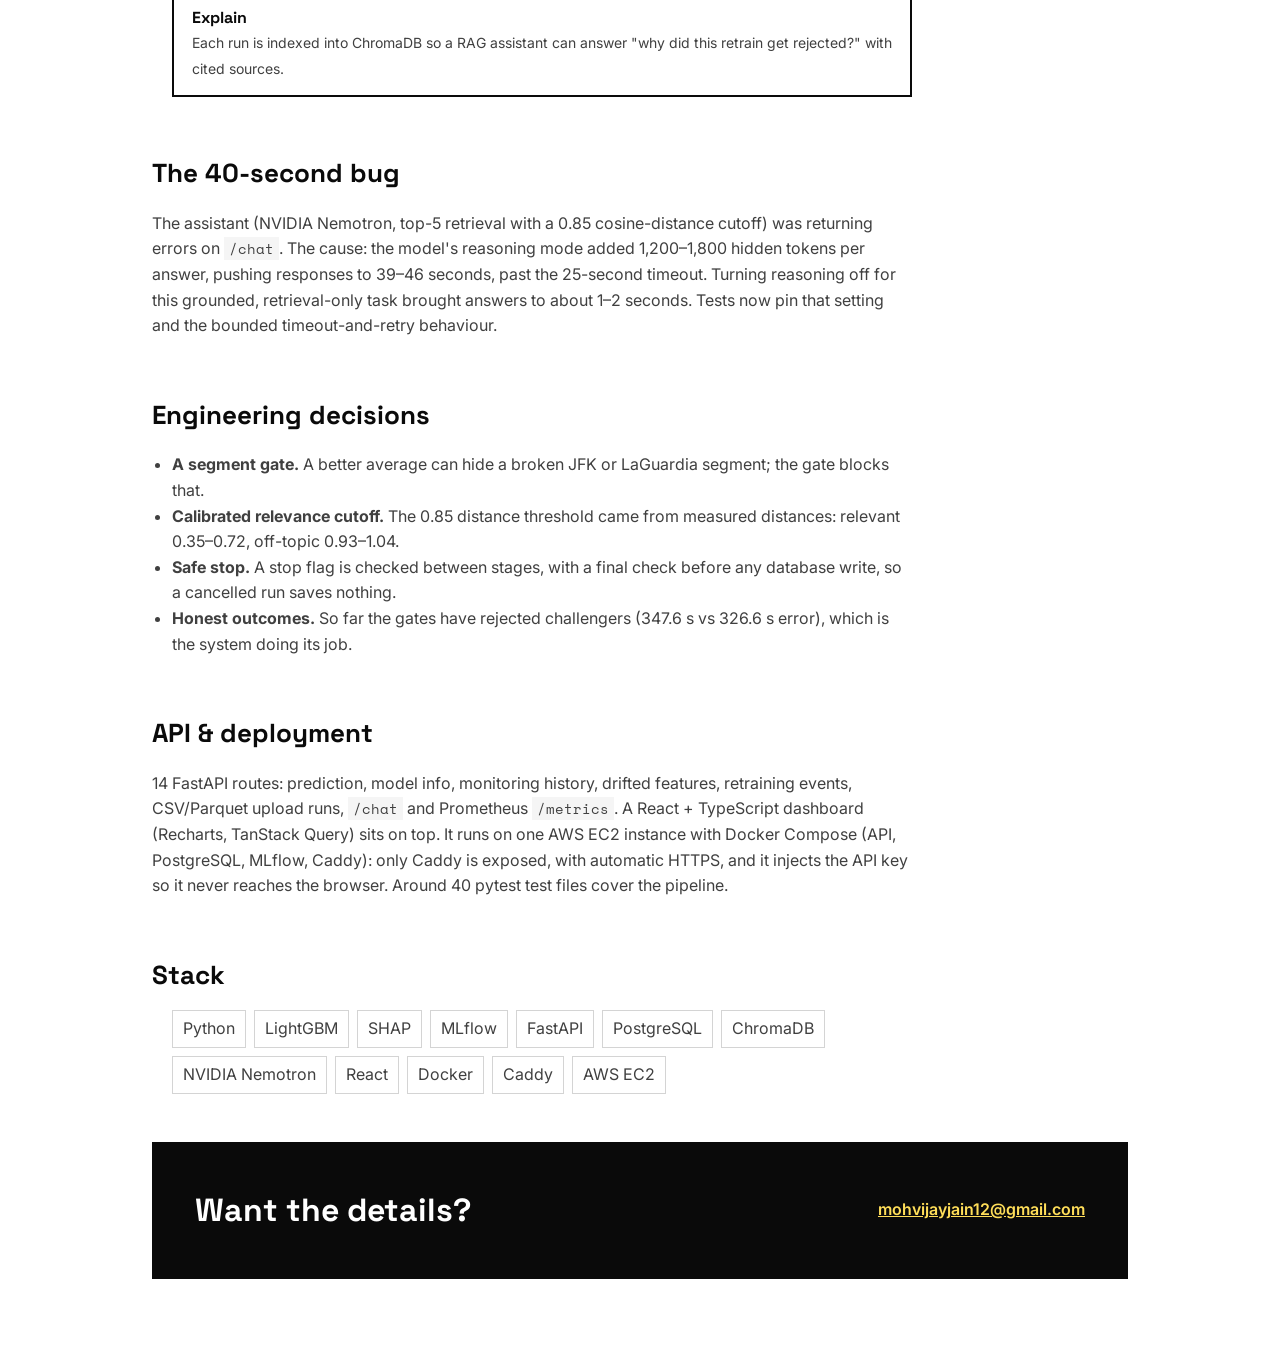
<file: projects/sentinel-ai.html>
<!doctype html>
<html lang="en">
<head>
<meta charset="utf-8">
<meta name="viewport" content="width=device-width, initial-scale=1">
<title>Sentinel-AI · Mohvijay Jain</title>
<meta name="description" content="Sentinel-AI: a self-healing ML monitoring and retraining platform with gated promotion and a RAG assistant.">
<link rel="canonical" href="https://mohvijayjain.github.io/projects/sentinel-ai.html">
<meta property="og:type" content="website">
<meta property="og:site_name" content="Mohvijay Jain">
<meta property="og:title" content="Sentinel-AI · Mohvijay Jain">
<meta property="og:description" content="A self-healing ML monitoring and retraining platform with gated promotion and a RAG assistant, deployed on AWS.">
<meta property="og:url" content="https://mohvijayjain.github.io/projects/sentinel-ai.html">
<meta property="og:image" content="https://mohvijayjain.github.io/assets/og-image.png">
<meta property="og:image:width" content="1200">
<meta property="og:image:height" content="627">
<meta property="og:image:alt" content="Mohvijay Jain, AI Engineer: ScholarRAG, Sentinel-AI, GeoSight, NetraX">
<meta name="twitter:card" content="summary_large_image">
<meta name="twitter:title" content="Sentinel-AI · Mohvijay Jain">
<meta name="twitter:description" content="A self-healing ML monitoring and retraining platform with gated promotion and a RAG assistant, deployed on AWS.">
<meta name="twitter:image" content="https://mohvijayjain.github.io/assets/og-image.png">
<meta name="author" content="Mohvijay Jain">
<link rel="preconnect" href="https://fonts.googleapis.com">
<link rel="preconnect" href="https://fonts.gstatic.com" crossorigin>
<link href="https://fonts.googleapis.com/css2?family=Inter:wght@400;500;600&family=Space+Grotesk:wght@500;600;700&family=Space+Mono:wght@400;700&display=swap" rel="stylesheet">
<link rel="stylesheet" href="../styles.css">
</head>
<body>
<div class="wrap">
  <nav class="nav" aria-label="Main">
    <a class="logo" href="../index.html">mohvijay<span class="mark">.dev</span></a>
    <div class="nav-links">
      <a href="../index.html#work">Work</a>
      <a href="../index.html#contact">Contact</a>
      <a class="btn btn-sm" href="../assets/Mohvijay_Jain_Resume.pdf" target="_blank" rel="noopener">Resume ↗</a>
    </div>
  </nav>

  <header class="case-hero">
    <a class="back" href="../index.html#work">← All projects</a>
    <span class="tag" style="align-self:flex-start">FEATURED · MLOPS · JUN–OCT 2026</span>
    <h1>Sentinel-AI: a model that <span class="mark">heals itself</span></h1>
    <p class="lead">Models degrade silently when the world changes. Sentinel-AI closes the loop: detect drift, decide, retrain a challenger, prove it's better, promote it, and explain every step in plain language.</p>
    <div class="actions">
      <a class="btn btn-dark" href="https://github.com/mohvijayjain/Sentinel-AI" target="_blank" rel="noopener">View code</a>
    </div>
  </header>

  <section class="stats" aria-label="Results">
    <div class="stat"><b>0.86</b><span>R² (RMSE ≈ 336 s)</span></div>
    <div class="stat"><b>7.2M</b><span>reference rows</span></div>
    <div class="stat"><b>4</b><span>promotion gates</span></div>
    <div class="stat"><b>40s → 1s</b><span>assistant latency</span></div>
  </section>

  <article class="prose">
    <h2>The setup</h2>
    <p>The served model is a LightGBM regressor predicting NYC yellow-taxi trip duration from 11 features, trained on public NYC TLC trip records. New monthly data is checked against a 7.27M-row reference set, and challengers are judged on a fixed 200,000-row frozen test set.</p>

    <h2>The self-healing loop</h2>
    <ol class="pipeline">
      <li><b>Detect drift, three ways</b><span>Statistical (PSI, KS, JS, Wasserstein), SHAP drift (change in mean |SHAP| per feature) and prediction drift (output distribution).</span></li>
      <li><b>Score &amp; decide</b><span>Combined score = 0.4 · statistical + 0.3 · SHAP + 0.3 · prediction → WAIT, MONITOR, ALERT or RETRAIN (≥ 0.75).</span></li>
      <li><b>Retrain a challenger</b><span>Triggered in the background; every run tracked in MLflow.</span></li>
      <li><b>Four validation gates</b><span>Metric (RMSE ≥ 1% better, MAE and R² no worse) · paired bootstrap, 1,000 iterations, 95% CI · segment gate (no airport or top zone more than 10% worse) · recent-data sanity check.</span></li>
      <li><b>Promote or reject</b><span>Pass all four and the MLflow "Champion" alias moves; fail any and the champion stays. Every attempt is written to PostgreSQL.</span></li>
      <li><b>Explain</b><span>Each run is indexed into ChromaDB so a RAG assistant can answer "why did this retrain get rejected?" with cited sources.</span></li>
    </ol>

    <h2>The 40-second bug</h2>
    <p>The assistant (NVIDIA Nemotron, top-5 retrieval with a 0.85 cosine-distance cutoff) was returning errors on <code>/chat</code>. The cause: the model's reasoning mode added 1,200–1,800 hidden tokens per answer, pushing responses to 39–46 seconds, past the 25-second timeout. Turning reasoning off for this grounded, retrieval-only task brought answers to about 1–2 seconds. Tests now pin that setting and the bounded timeout-and-retry behaviour.</p>

    <h2>Engineering decisions</h2>
    <ul>
      <li><b>A segment gate.</b> A better average can hide a broken JFK or LaGuardia segment; the gate blocks that.</li>
      <li><b>Calibrated relevance cutoff.</b> The 0.85 distance threshold came from measured distances: relevant 0.35–0.72, off-topic 0.93–1.04.</li>
      <li><b>Safe stop.</b> A stop flag is checked between stages, with a final check before any database write, so a cancelled run saves nothing.</li>
      <li><b>Honest outcomes.</b> So far the gates have rejected challengers (347.6 s vs 326.6 s error), which is the system doing its job.</li>
    </ul>

    <h2>API &amp; deployment</h2>
    <p>14 FastAPI routes: prediction, model info, monitoring history, drifted features, retraining events, CSV/Parquet upload runs, <code>/chat</code> and Prometheus <code>/metrics</code>. A React + TypeScript dashboard (Recharts, TanStack Query) sits on top. It runs on one AWS EC2 instance with Docker Compose (API, PostgreSQL, MLflow, Caddy): only Caddy is exposed, with automatic HTTPS, and it injects the API key so it never reaches the browser. Around 40 pytest test files cover the pipeline.</p>

    <h2>Stack</h2>
    <ul class="chips"><li>Python</li><li>LightGBM</li><li>SHAP</li><li>MLflow</li><li>FastAPI</li><li>PostgreSQL</li><li>ChromaDB</li><li>NVIDIA Nemotron</li><li>React</li><li>Docker</li><li>Caddy</li><li>AWS EC2</li></ul>
  </article>

  <footer class="cta">
    <h2>Want the details?</h2>
    <a href="mailto:mohvijayjain12@gmail.com">mohvijayjain12@gmail.com</a>
  </footer>
</div>
</body>
</html>
</file>
<file: styles.css>
/* Mohvijay Jain — portfolio (Mono + Brutal hybrid) */
:root {
  --ink: #0a0a0a;
  --muted: #404040;
  --soft: #525252;
  --line: #e5e5e5;
  --bg: #ffffff;
  --accent: #ffde59;
  --display: "Space Grotesk", system-ui, sans-serif;
  --body: "Inter", system-ui, sans-serif;
  --mono: "Space Mono", ui-monospace, monospace;
}
* { box-sizing: border-box; }
html { scroll-behavior: smooth; }
body { margin: 0; background: var(--bg); color: var(--ink); font-family: var(--body); line-height: 1.6; -webkit-font-smoothing: antialiased; }
a { color: var(--ink); }
a:hover { color: var(--soft); }
a:focus-visible, button:focus-visible { outline: 3px solid var(--ink); outline-offset: 3px; }
img { max-width: 100%; display: block; }

.wrap { max-width: 1040px; margin: 0 auto; padding: 0 32px; }
.mark { background: var(--accent); padding: 0 .3em; box-decoration-break: clone; -webkit-box-decoration-break: clone; }
.eyebrow { font-family: var(--mono); font-size: 13px; color: var(--muted); letter-spacing: .02em; text-transform: uppercase; }

/* Nav */
.nav { display: flex; justify-content: space-between; align-items: center; flex-wrap: wrap; gap: 16px; padding: 28px 0; border-bottom: 1px solid var(--line); }
.logo { font-family: var(--display); font-weight: 700; font-size: 18px; text-decoration: none; }
.logo .mark { padding: 0 2px; }
.nav-links { display: flex; gap: 28px; align-items: center; flex-wrap: wrap; font-size: 14px; }
.nav-links a { text-decoration: none; }

/* Buttons */
.btn { display: inline-flex; align-items: center; gap: 8px; min-height: 44px; padding: 12px 20px; border: 2px solid var(--ink); background: var(--bg); color: var(--ink); font-weight: 600; font-size: 15px; text-decoration: none; box-shadow: 4px 4px 0 var(--ink); transition: transform .12s ease, box-shadow .12s ease; }
.btn:hover { color: var(--ink); transform: translate(2px, 2px); box-shadow: 2px 2px 0 var(--ink); }
.btn-dark { background: var(--ink); color: #fff; box-shadow: 4px 4px 0 var(--accent); }
.btn-dark:hover { color: #fff; box-shadow: 2px 2px 0 var(--accent); }
.btn-sm { min-height: 40px; padding: 8px 14px; font-size: 14px; box-shadow: 3px 3px 0 var(--ink); }
.actions { display: flex; gap: 14px; flex-wrap: wrap; }

/* Hero */
.hero { padding: 96px 0 72px; display: flex; flex-direction: column; gap: 24px; }
.hero h1 { margin: 0; font-family: var(--display); font-size: clamp(40px, 6.4vw, 64px); line-height: 1.08; font-weight: 700; letter-spacing: -.03em; max-width: 860px; }
.lead { margin: 0; font-size: 18px; color: var(--muted); max-width: 640px; }

/* Stats */
.stats { display: grid; grid-template-columns: repeat(4, minmax(0, 1fr)); gap: 1px; background: var(--line); border: 1px solid var(--line); border-radius: 12px; overflow: hidden; }
.stat { background: var(--bg); padding: 24px; }
.stat b { display: block; font-family: var(--display); font-size: 32px; font-weight: 700; line-height: 1.2; }
.stat span { font-size: 13px; color: var(--soft); }

/* Sections */
.section { padding: 96px 0 40px; }
.section h2 { margin: 0 0 28px; font-family: var(--display); font-size: 28px; font-weight: 700; }
.stack { display: flex; flex-direction: column; gap: 28px; }
.grid-2 { display: grid; grid-template-columns: repeat(2, minmax(0, 1fr)); gap: 20px; }

/* Cards */
.card-feature { border: 3px solid var(--ink); padding: 32px; display: flex; flex-direction: column; gap: 14px; box-shadow: 8px 8px 0 var(--ink); background: var(--bg); }
.card-head { display: flex; justify-content: space-between; align-items: center; flex-wrap: wrap; gap: 8px; }
.card-head h3 { margin: 0; font-family: var(--display); font-size: 26px; font-weight: 700; }
.tag { font-family: var(--mono); font-size: 12px; font-weight: 700; background: var(--accent); padding: 4px 8px; }
.card-feature p, .card p { margin: 0; color: var(--muted); }
.metrics { display: flex; gap: 28px; flex-wrap: wrap; }
.metrics b { font-family: var(--display); font-size: 24px; }
.metrics span { font-size: 13px; color: var(--soft); }
.chips { display: flex; gap: 8px; flex-wrap: wrap; font-size: 12px; padding: 0; margin: 0; list-style: none; }
.chips li { border: 1px solid #d4d4d4; padding: 5px 10px; }
.card { border: 1px solid var(--line); border-radius: 12px; padding: 28px; display: flex; flex-direction: column; gap: 10px; }
.card h3 { margin: 0; font-size: 18px; font-weight: 600; }
.more { font-size: 14px; font-weight: 600; }

/* Experience / skills */
.row { padding: 48px 0; border-top: 1px solid var(--line); display: flex; justify-content: space-between; flex-wrap: wrap; gap: 16px; }
.row h2 { margin: 0 0 8px; font-family: var(--display); font-size: 22px; font-weight: 700; }
.row p { margin: 0; color: var(--muted); }
.skills { display: grid; grid-template-columns: 180px 1fr; gap: 10px 24px; font-size: 15px; margin: 0; }
.skills dt { font-weight: 600; }
.skills dd { margin: 0; color: var(--muted); }

/* Footer */
.cta { margin: 48px 0 72px; border: 3px solid var(--ink); background: var(--ink); color: #fff; padding: 40px; display: flex; justify-content: space-between; align-items: center; flex-wrap: wrap; gap: 16px; }
.cta h2 { margin: 0; font-family: var(--display); font-size: 32px; font-weight: 700; }
.cta a { color: var(--accent); font-weight: 600; font-size: 16px; }
.cta a:hover { color: #fff; }

/* Case study pages */
.case-hero { padding: 72px 0 40px; display: flex; flex-direction: column; gap: 20px; }
.case-hero h1 { margin: 0; font-family: var(--display); font-size: clamp(36px, 5.6vw, 56px); line-height: 1.08; letter-spacing: -.03em; }
.back { font-family: var(--mono); font-size: 13px; text-decoration: none; }
.prose { max-width: 760px; }
.prose h2 { font-family: var(--display); font-size: 26px; margin: 56px 0 14px; }
.prose h3 { font-size: 18px; margin: 28px 0 8px; }
.prose p, .prose li { color: var(--muted); font-size: 16px; }
.prose ul, .prose ol { padding-left: 20px; }
.prose code { font-family: var(--mono); font-size: 14px; background: #f5f5f5; padding: 1px 5px; }
.pipeline { list-style: none; padding: 0; margin: 20px 0; display: flex; flex-direction: column; gap: 0; }
.pipeline li { border: 2px solid var(--ink); padding: 14px 18px; position: relative; background: var(--bg); color: var(--ink); }
.pipeline li + li { margin-top: 22px; }
.pipeline li + li::before { content: "↓"; position: absolute; top: -21px; left: 18px; font-weight: 700; }
.pipeline b { display: block; font-family: var(--display); }
.pipeline span { color: var(--muted); font-size: 14px; }
table.results { border-collapse: collapse; width: 100%; font-size: 15px; margin: 16px 0 8px; }
.results th, .results td { text-align: left; padding: 10px 8px; border-bottom: 1px solid var(--line); }
.results th { border-bottom: 2px solid var(--ink); }
.results td:last-child, .results th:last-child { text-align: right; }
.note { border-left: 0; background: #fffbe6; border: 1px solid #f0d64a; padding: 14px 18px; font-size: 14px; color: var(--ink); }
.todo { background: var(--accent); font-family: var(--mono); font-size: 13px; padding: 2px 6px; }

/* Responsive */
@media (max-width: 760px) {
  .wrap { padding: 0 16px; }
  .hero { padding: 56px 0 48px; }
  .stats { grid-template-columns: repeat(2, minmax(0, 1fr)); }
  .grid-2 { grid-template-columns: 1fr; }
  .card-feature { padding: 22px; box-shadow: 5px 5px 0 var(--ink); }
  .nav-links { gap: 16px; }
  .skills { grid-template-columns: 1fr; }
  .cta { padding: 28px; }
  .cta h2 { font-size: 24px; }
}
@media (prefers-reduced-motion: reduce) { html { scroll-behavior: auto; } .btn { transition: none; } }
</file>
